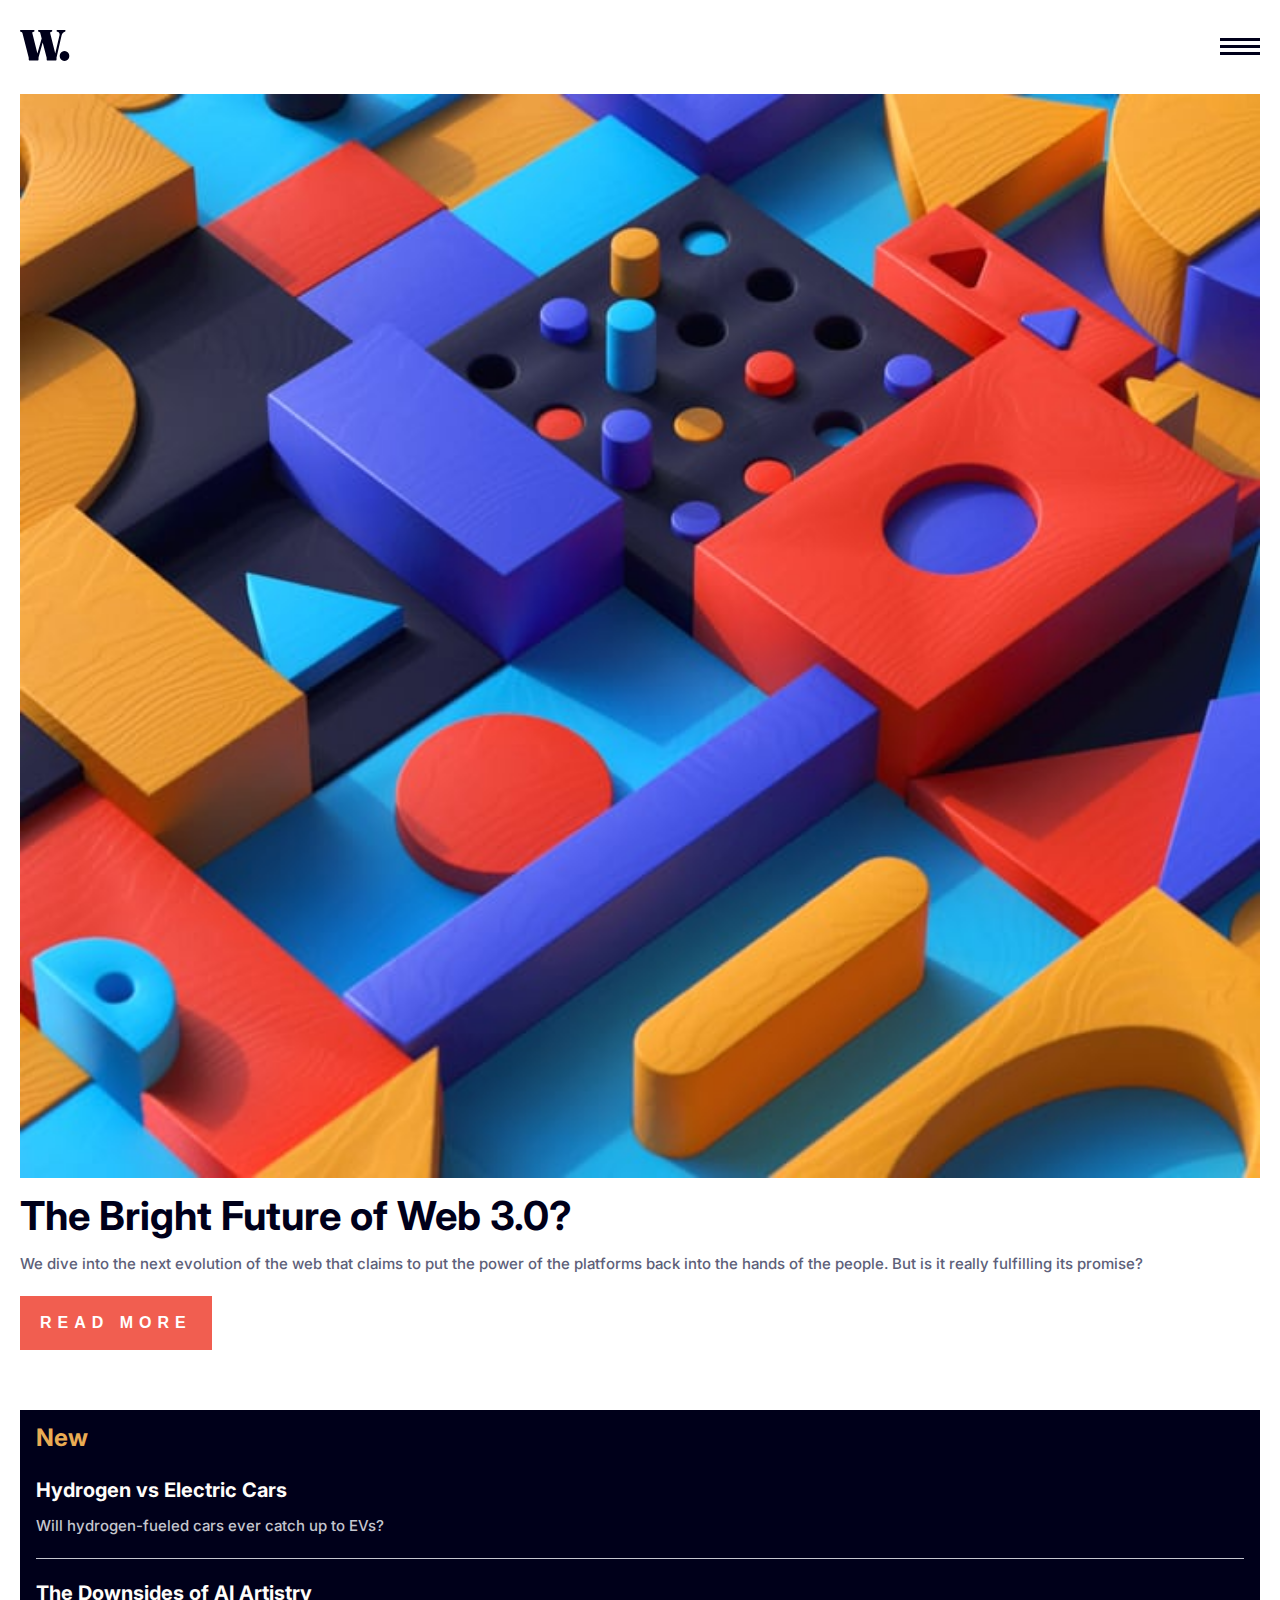
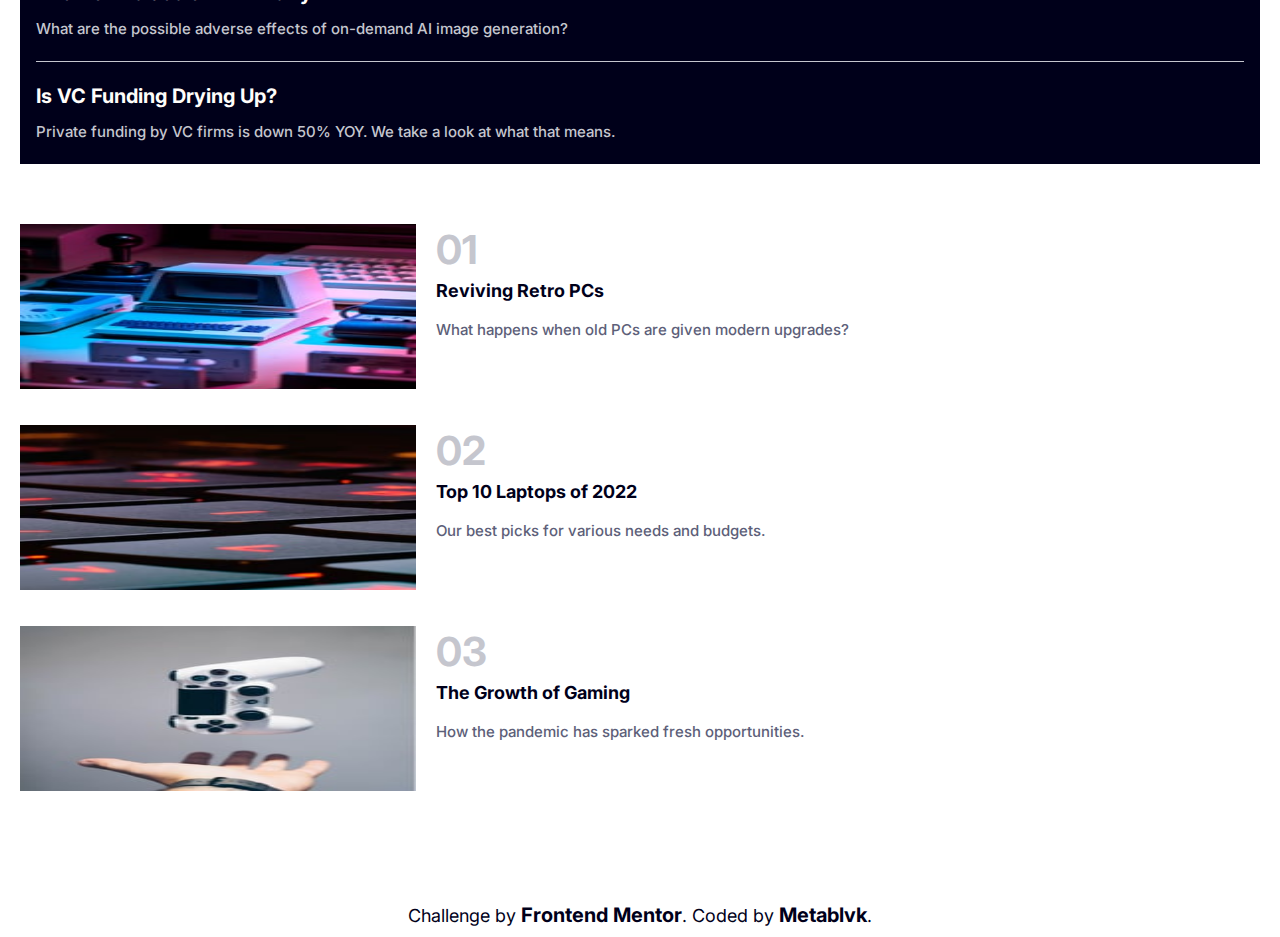
<file: index.html>
<!DOCTYPE html>
<html lang="en">
  <head>
    <meta charset="UTF-8" />
    <meta http-equiv="X-UA-Compatible" content="IE=edge" />
    <meta name="viewport" content="width=device-width, initial-scale=1.0" />
    <title>Document</title>
    <link rel="stylesheet" href="./assets/css/main.css" />
    <script src="./assets/js/index.js" defer></script>
  </head>
  <body>
    <header>
      <nav class="navbar-container container">
        <div>
          <a href="">
            <img src="./assets/images/logo.svg" alt="" class="logo" />
          </a>
        </div>
        <img src="./assets/images/icon-menu.svg" alt="" class="hamburger" />
        <div class="side-nav">
          <img src="./assets/images/icon-menu-close.svg" alt="" class="close" />
          <ul class="menu">
            <a href="">
              <li>Home</li>
            </a>
            <a href="">
              <li>New</li>
            </a>
            <a href=""><li>Popular</li></a>
            <a href="">
              <li>Trending</li>
            </a>
            <a href="">
              <li>Categories</li>
            </a>
          </ul>
        </div>
      </nav>
    </header>
    <main class="header">
      <section class="hero container header-section">
        <picture>
          <source
            media="(max-width: 1339px)"
            srcset="./assets/images/image-web-3-mobile.jpg"
          />
          <source
            media="(min-width: 1440px)"
            srcset="./assets/images/image-web-3-desktop.jpg"
          />
          <img
            src="./assets/images/image-web-3-mobile.jpg"
            alt=""
            class="resp-img"
          />
        </picture>
        <div class="teaser">
          <h1>The Bright Future of Web 3.0?</h1>
          <div>
            <p>
              We dive into the next evolution of the web that claims to put the
              power of the platforms back into the hands of the people. But is
              it really fulfilling its promise?
            </p>
            <button class="btn">Read more</button>
          </div>
        </div>
      </section>
      <section class="container header-section">
        <section class="new">
          <h2>New</h2>
          <section>
            <h3>Hydrogen vs Electric Cars</h3>
            <p>Will hydrogen-fueled cars ever catch up to EVs?</p>
            <hr />
          </section>
          <section>
            <h3>The Downsides of AI Artistry</h3>
            <p>
              What are the possible adverse effects of on-demand AI image
              generation?
            </p>
            <hr />
          </section>
          <section>
            <h3>Is VC Funding Drying Up?</h3>
            <p>
              Private funding by VC firms is down 50% YOY. We take a look at
              what that means.
            </p>
          </section>
        </section>
      </section>
    </main>
    <section class="container posts">
      <!-- 

        01
  Reviving Retro PCs
  What happens when old PCs are given modern upgrades?

  

  
       -->
      <section class="post">
        <img
          src="./assets/images/image-retro-pcs.jpg"
          alt=""
          class="resp-img"
        />
        <div class="post-content">
          <h2>01</h2>
          <h3>Reviving Retro PCs</h3>
          <p>What happens when old PCs are given modern upgrades?</p>
        </div>
      </section>
      <section class="post">
        <img
          src="./assets/images/image-top-laptops.jpg"
          alt=""
          class="resp-img"
        />
        <div class="post-content">
          <h2>02</h2>
          <h3>Top 10 Laptops of 2022</h3>
          <p>Our best picks for various needs and budgets.</p>
        </div>
      </section>
      <section class="post">
        <img
          src="./assets/images/image-gaming-growth.jpg"
          alt=""
          class="resp-img"
        />
        <div class="post-content">
          <h2>03</h2>
          <h3>The Growth of Gaming</h3>
          <p>How the pandemic has sparked fresh opportunities.</p>
        </div>
      </section>
    </section>
    <div class="attribution">
      Challenge by
      <a href="https://www.frontendmentor.io?ref=challenge" target="_blank"
        >Frontend Mentor</a
      >. Coded by <a href="#">Metablvk</a>.
    </div>
  </body>
</html>
</file>
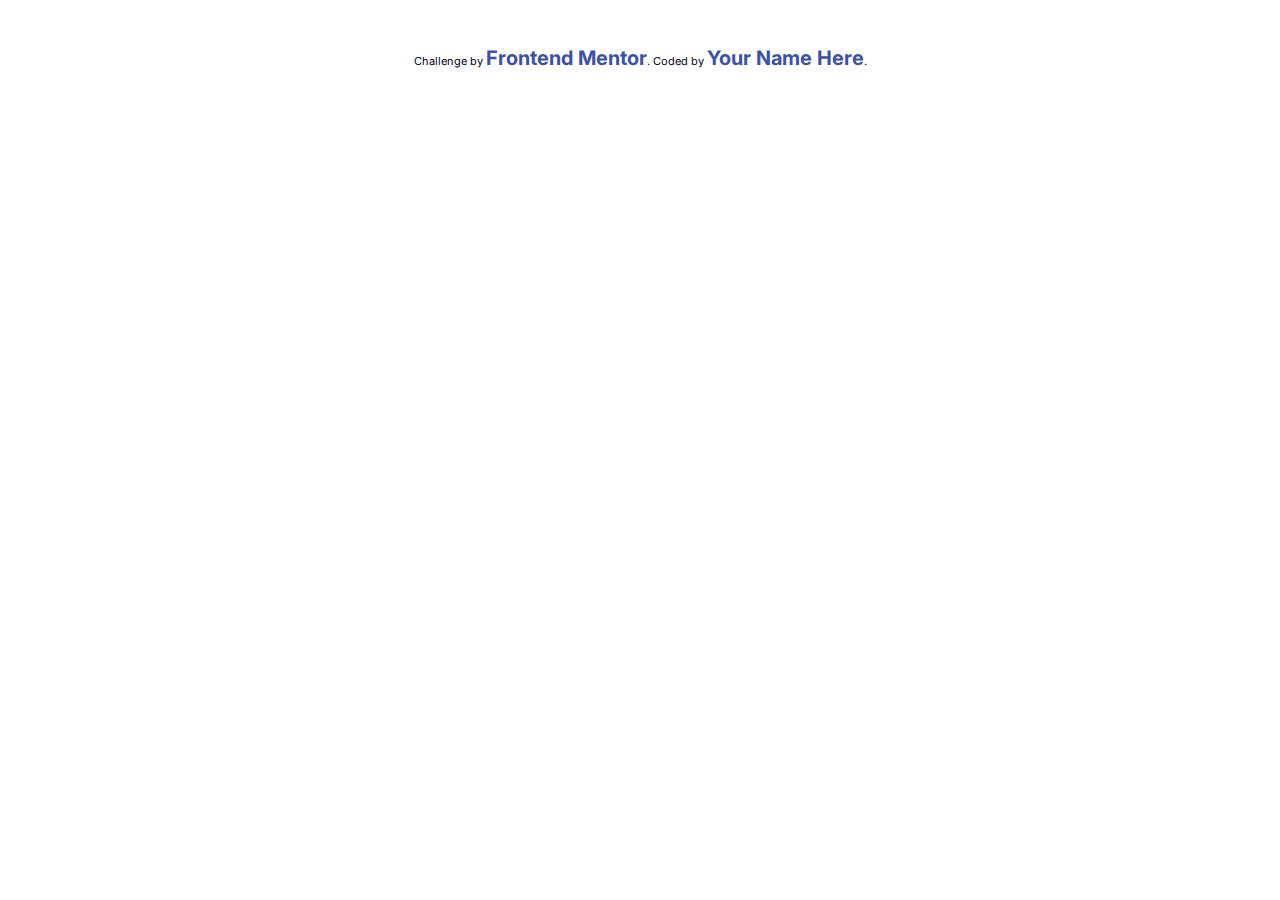
<file: index-content.html>
<!DOCTYPE html>
<html lang="en">
  <head>
    <meta charset="UTF-8" />
    <meta name="viewport" content="width=device-width, initial-scale=1.0" />
    <!-- displays site properly based on user's device -->

    <link
      rel="icon"
      type="image/png"
      sizes="32x32"
      href="./assets/images/favicon-32x32.png"
    />

    <title>Frontend Mentor | News homepage</title>
    <link rel="stylesheet" href="./assets/css/main.css" />
    <!-- Feel free to remove these styles or customise in your own stylesheet 👍 -->
    <style>
      .attribution {
        font-size: 11px;
        text-align: center;
      }
      .attribution a {
        color: hsl(228, 45%, 44%);
      }
    </style>
  </head>
  <body>
    <!-- 
  Home
  New
  Popular
  Trending
  Categories

  The Bright Future of Web 3.0?

  We dive into the next evolution of the web that claims to put the power of the platforms back into the hands of the people. 
  But is it really fulfilling its promise?

  Read more

  New 

  Hydrogen VS Electric Cars
  Will hydrogen-fueled cars ever catch up to EVs?

  The Downsides of AI Artistry
  What are the possible adverse effects of on-demand AI image generation?

  Is VC Funding Drying Up?
  Private funding by VC firms is down 50% YOY. We take a look at what that means.

  01
  Reviving Retro PCs
  What happens when old PCs are given modern upgrades?

  02
  Top 10 Laptops of 2022
  Our best picks for various needs and budgets.

  03
  The Growth of Gaming
  How the pandemic has sparked fresh opportunities.
   -->
    <div class="attribution">
      Challenge by
      <a href="https://www.frontendmentor.io?ref=challenge" target="_blank"
        >Frontend Mentor</a
      >. Coded by <a href="#">Your Name Here</a>.
    </div>
  </body>
</html>
</file>
<file: assets/css/main.css>
@import url('./reset.css');
@import url('https://fonts.googleapis.com/css2?family=Inter:wght@400;700;800&display=swap');
html,
body {
  font-size: 62.5%;
  font-family: 'Inter', sans-serif;
  color: hsl(240, 100%, 5%);
}

* {
  box-sizing: border-box;
}

p {
  font-size: 1.5rem;
  margin-bottom: 2rem;
  color: hsl(236, 13%, 42%);
  line-height: 2.4rem;
  font-weight: 500;
}

a {
  font-size: 2rem;
  text-decoration: none;
}

/* 
  Utilities
*/
.container {
  padding: 3rem 2rem;
}

.resp-img {
  width: 100%;
  margin-bottom: 1.6rem;
}

.btn {
  background: hsl(5, 85%, 63%);
  color: #fff;
  border: none;
  padding: 1.8rem 2rem;
  font-size: 1.6rem;
  letter-spacing: 0.6rem;
  font-weight: 700;
  text-transform: uppercase;
  transition: 0.3s;
  cursor: pointer;
}

.btn:hover {
  background: hsl(240, 100%, 5%);
}
/* 
  Navbar
*/
.navbar-container {
  display: flex;
  justify-content: space-between;
  align-items: center;
}

.logo {
  width: 5rem;
}

.side-nav {
  height: 100%; /* 100% Full-height */
  width: 0; /* 0 width - change this with JavaScript */
  position: fixed; /* Stay in place */
  z-index: 1; /* Stay on top */
  top: 0; /* Stay at the top */
  right: 0;
  background-color: #fff; /* Black*/
  overflow-x: hidden; /* Disable horizontal scroll */
  padding-top: 3rem; /* Place content 60px from the top */
  transition: 0.5s; /* 0.5 second transition effect to slide in the sidenav */
}

.show-nav {
  width: 65%;
}

.hide-nav {
  width: 0;
}

.side-nav img {
  display: block;
  margin-left: auto;
  margin-right: 2rem;
}

.menu {
  margin-top: 8rem;
  margin-left: 2.4rem;
}

.menu li {
  margin-bottom: 2.4rem;
}

.menu li {
  font-size: 3rem;
}

.menu a {
  color: hsl(240, 100%, 5%);
}

/* 
  .hero
*/
.hero {
  padding-top: 0;
}

.hero h1 {
  font-size: 4rem;
  font-weight: 700;
  margin-bottom: 1.6rem;
}

/* 
  New
*/
.new {
  background: hsl(240, 100%, 5%);
  padding: 1.6rem;
  padding-bottom: 0.07rem;
}

.new h2 {
  font-size: 2.4rem;
  color: hsl(35, 77%, 62%);
  font-weight: 700;
  margin-bottom: 3rem;
}

.new section {
  margin-top: 2.4rem;
}

.new h3 {
  font-size: 2rem;
  color: hsl(36, 100%, 99%);
  font-weight: 700;
  margin-bottom: 1.4rem;
}

.new p {
  color: hsl(233, 8%, 79%);
}

.new hr {
  border: none;
  border-top: 0.1rem solid hsl(233, 8%, 79%);
}

/* 
  Posts
*/

.post {
  display: flex;
  flex-direction: row;
  margin-bottom: 2rem;
}

.post img {
  height: 16.5rem;
  width: 31.9%;
  margin-right: 2rem;
}

.post h2 {
  font-size: 4rem;
  font-weight: 700;
  color: hsl(233, 8%, 79%);
  margin-top: 0.6rem;
  margin-bottom: 1.2rem;
}

.post h3 {
  font-size: 1.8rem;
  font-weight: 700;
  margin-bottom: 1.8rem;
}

.post-content {
  display: flex;
  flex-direction: column;
}

/* 
  attribution
*/
.attribution {
  margin-top: 4.8rem;
  text-align: center;
  color: hsl(240, 100%, 5%);
  font-size: 1.8rem;
  padding-bottom: 1.2rem;
}

.attribution a {
  color: hsl(240, 100%, 5%);
  font-weight: 700;
}
@media screen and (min-width: 1339px) {
  .container {
    padding: 2rem 0;
    max-width: 1100px;
    margin: 0 auto;
  }

  .btn {
    padding: 1.8rem 3rem;
    font-size: 1.4rem;
  }
  /* 
    Navigation
  */
  .navbar-container {
    margin-top: 3rem;
    align-items: center;
  }

  .side-nav {
    position: static;
    height: initial;
    padding: 0;
    width: initial;
    height: 2rem;
    overflow: visible;
  }

  .side-nav .close {
    display: none;
  }

  .menu {
    display: flex;
    align-items: center;
    margin-top: 0;
  }

  .menu a {
    font-size: 1.4rem;
    margin-right: 4rem;
    color: hsl(236, 13%, 42%);
  }

  .menu a:hover {
    color: hsl(5, 85%, 63%);
  }
  .menu a li {
    font-size: 2rem;
  }

  .menu a:last-of-type {
    font-size: 1.4rem;
    margin-right: 0;
  }

  .hamburger {
    display: none;
  }

  /* 
    hero
  */

  .hero {
    margin: 0;
  }

  .header {
    display: flex;
    max-width: 1100px;
    margin: 0 auto;
    justify-content: space-between;
  }

  .header-section:first-of-type {
    width: 68%;
  }

  .header-section:last-of-type {
    width: 30%;
    margin: 0;
    height: 50rem;
  }

  /* 
    new
  */
  .new {
    height: 49rem;
    padding: 4rem 2rem;
  }

  .new section {
    margin-bottom: 3.6rem;
  }
  .new h2 {
    font-size: 3rem;
  }
  /* 
    teaser
  */
  .teaser {
    display: flex;
    justify-content: space-between;
  }
  .teaser h1 {
    font-size: 5rem;
    width: 40%;
  }
  .teaser div {
    max-width: 35rem;
  }

  /* 
    Posts
  */
  .posts {
    display: flex;
    justify-content: space-between;
    max-width: 1100px;
    margin: 0 auto;
  }

  .post {
    width: 33%;
  }

  .post img {
    margin-right: 2rem;
  }
}
</file>
